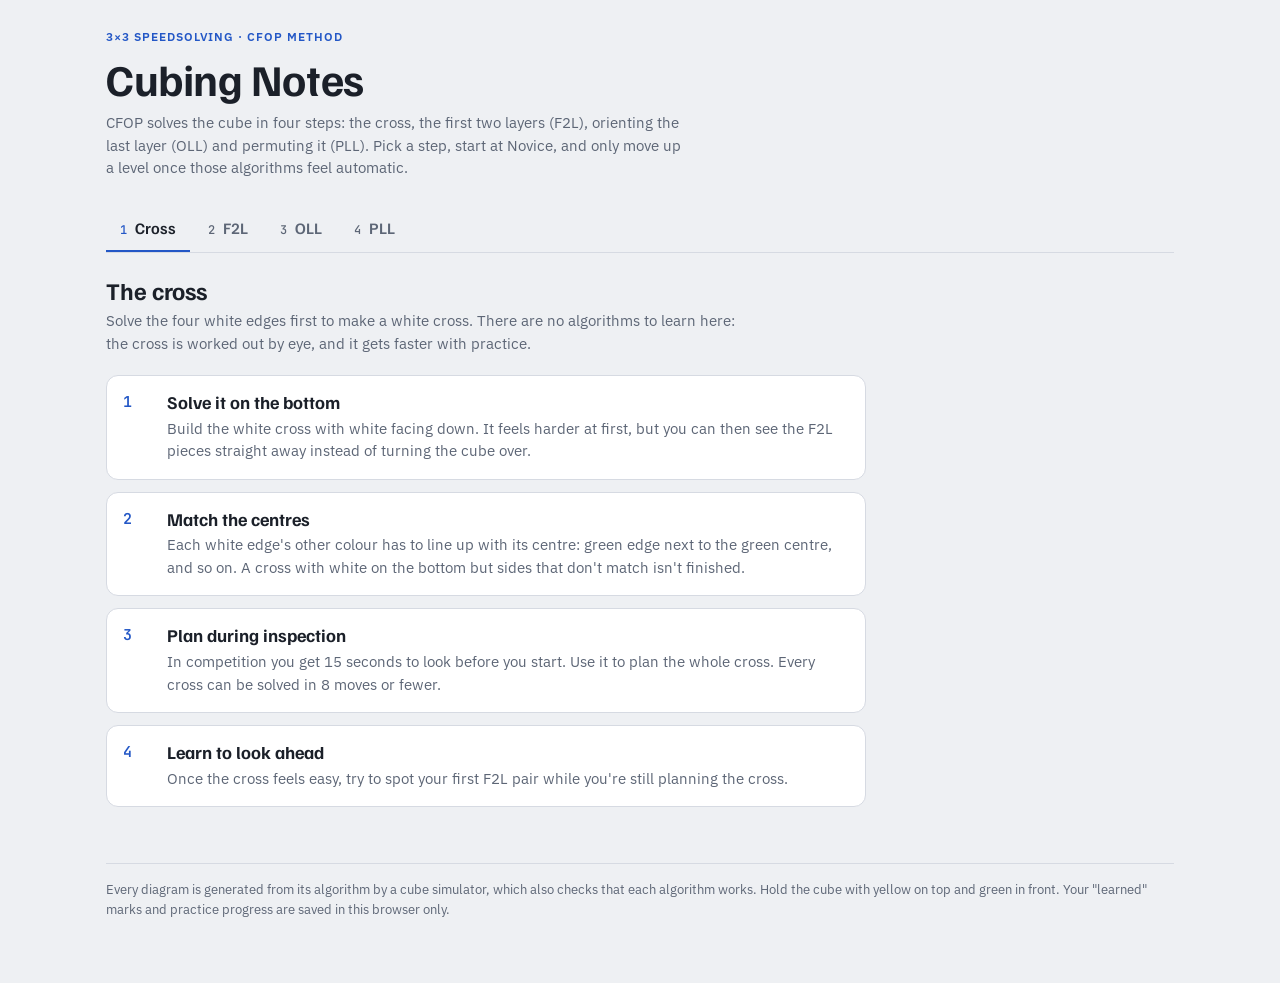
<file: index.html>
<!doctype html>
<html lang="en">
<head>
<meta charset="utf-8">
<meta name="viewport" content="width=device-width, initial-scale=1, viewport-fit=cover">
<title>Cubing Notes</title>
<meta name="description" content="CFOP algorithms for the 3x3 Rubik's cube, split into beginner, intermediate and advanced sets, with a diagram for every case.">
<link rel="stylesheet" href="https://fonts.googleapis.com/css2?family=Familjen+Grotesk:wght@600;700&family=IBM+Plex+Sans:wght@400;500;600&family=JetBrains+Mono:wght@500&display=swap">
<link rel="stylesheet" href="assets/site.css">
<style>
/* Stage tabs */
.tabs { display: flex; gap: 4px; border-bottom: 1px solid var(--line); margin-bottom: 24px; overflow-x: auto; scrollbar-width: none; }
.tabs::-webkit-scrollbar { display: none; }
.tab { display: flex; align-items: baseline; gap: 8px; padding: 10px 14px 12px; border: 0; border-bottom: 3px solid transparent; border-radius: 0; background: none; font: 600 16px var(--font-display); color: var(--muted); white-space: nowrap; margin-bottom: -1px; }
.tab .step { font: 500 12px var(--font-mono); color: var(--muted); }
.tab:hover { color: var(--fg); border-color: var(--line); }
.tab[aria-selected="true"] { color: var(--fg); border-bottom-color: var(--accent); }
.tab[aria-selected="true"] .step { color: var(--accent); }

.stage-intro { display: grid; gap: 6px; margin-bottom: 20px; }
.stage-intro p { margin: 0; max-width: 70ch; color: var(--muted); }

/* Level picker */
.levels { display: grid; grid-template-columns: repeat(4, minmax(0, 1fr)); gap: 8px; margin-bottom: 18px; }
.level { display: grid; gap: 2px; text-align: left; padding: 10px 14px; border-radius: 10px; background: var(--surface); border: 1px solid var(--line); }
.level .name { font: 600 15px var(--font-display); }
.level .count { font-size: 12.5px; color: var(--muted); font-variant-numeric: tabular-nums; }
.level[aria-pressed="true"] { border-color: var(--accent); box-shadow: inset 0 0 0 1px var(--accent); }
.level[aria-pressed="true"] .name { color: var(--accent); }
.level-note { margin: 0 0 28px; max-width: 72ch; color: var(--muted); font-size: 14px; }

.key { display: flex; flex-wrap: wrap; gap: 8px 18px; align-items: center; padding: 12px 14px; background: var(--surface); border: 1px solid var(--line); border-radius: 10px; font-size: 13px; color: var(--muted); margin-bottom: 28px; }
.key span { display: inline-flex; align-items: center; gap: 7px; }
.sw { width: 14px; height: 14px; border-radius: 3px; display: inline-block; flex: none; }
.key .notation { display: block; flex-basis: 100%; }
.key code { font-family: var(--font-mono); font-size: 12.5px; color: var(--fg); }

/* Cards */
.grid { display: grid; grid-template-columns: repeat(auto-fill, minmax(min(100%, 330px), 1fr)); gap: 14px; }
.card { background: var(--surface); border: 1px solid var(--line); border-radius: 12px; padding: 16px; display: grid; grid-template-columns: 112px minmax(0, 1fr); gap: 16px; align-items: start; transition: border-color .15s; }
.card.learned { border-color: var(--done); }
.diagram { display: grid; gap: 4px; justify-items: center; }
.diagram svg { width: 112px; height: 112px; display: block; }
.front { font-size: 10px; letter-spacing: 0.12em; text-transform: uppercase; color: var(--muted); }
.info { display: grid; gap: 8px; min-width: 0; }
.title-row { display: flex; align-items: baseline; justify-content: space-between; gap: 8px; flex-wrap: wrap; }
.num { font-family: var(--font-mono); font-size: 11.5px; color: var(--muted); background: var(--chip); padding: 2px 7px; border-radius: 99px; white-space: nowrap; }
.rec { margin: 0; font-size: 13.5px; color: var(--muted); }
.alg { font-family: var(--font-mono); font-size: 14px; background: var(--chip); padding: 8px 10px; border-radius: 6px; word-spacing: 0.15em; overflow-wrap: anywhere; }
.alg .auf { color: var(--muted); }
.alg[role="button"] { position: relative; padding-right: 30px; cursor: pointer; border: 1px solid transparent; }
.alg[role="button"]::after { content: "▶"; position: absolute; right: 10px; top: 9px; font-size: 11px; color: var(--muted); }
.alg[role="button"]:hover { border-color: var(--line); }
.alg[role="button"]:hover::after { color: var(--accent); }
.alg:focus-visible { outline: 2px solid var(--accent); outline-offset: 2px; }
.meta { display: flex; align-items: center; justify-content: space-between; gap: 8px; flex-wrap: wrap; font-size: 12.5px; color: var(--muted); font-variant-numeric: tabular-nums; }
.actions { display: flex; gap: 6px; }
button[aria-pressed="true"].mark { border-color: var(--done); color: var(--done); }

/* Cross tips */
.tips { display: grid; gap: 12px; max-width: 760px; padding: 0; margin: 0; list-style: none; counter-reset: tip; }
.tips li { display: grid; grid-template-columns: 32px minmax(0, 1fr); gap: 12px; padding: 16px; background: var(--surface); border: 1px solid var(--line); border-radius: 12px; counter-increment: tip; }
.tips li::before { content: counter(tip); font: 600 15px var(--font-mono); color: var(--accent); }
.tips h3 { margin-bottom: 4px; }
.tips p { margin: 0; color: var(--muted); }

/* Practice (assets/practice.js) */
.btn { display: inline-flex; align-items: center; gap: 8px; font: 600 14px var(--font-body); padding: 8px 14px; border-radius: 8px; border: 1px solid var(--line); background: var(--surface); color: var(--fg); text-decoration: none; cursor: pointer; }
.btn:hover { border-color: var(--muted); }
.btn.primary, .practice-grade.primary { background: var(--accent); border-color: var(--accent); color: var(--surface); }
kbd { font: 500 11px var(--font-mono); padding: 1px 5px; border-radius: 4px; border: 1px solid currentColor; opacity: 0.65; }
.practice-bar { display: flex; align-items: center; justify-content: space-between; gap: 12px; flex-wrap: wrap; padding: 12px 14px; margin: -12px 0 18px; background: var(--surface); border: 1px solid var(--line); border-radius: 10px; }
.practice-bar-text { display: grid; gap: 2px; }
.practice-bar-text span { font-size: 13px; color: var(--muted); }
.practice-bar-links { display: flex; gap: 8px; }
.practice { display: grid; gap: 16px; max-width: 760px; }
.practice-head { display: flex; align-items: baseline; justify-content: space-between; gap: 8px 16px; flex-wrap: wrap; }
.practice-back { font-size: 14px; }
.practice-modes { display: flex; gap: 4px; flex-basis: 100%; }
.practice-mode { padding: 6px 12px; border-radius: 99px; font-size: 13.5px; color: var(--muted); text-decoration: none; border: 1px solid var(--line); }
.practice-mode[aria-selected="true"] { color: var(--accent); border-color: var(--accent); }
.practice-help { margin: 0; color: var(--muted); max-width: 70ch; font-size: 14px; }
.practice-status { display: flex; gap: 8px; flex-wrap: wrap; font-size: 13px; color: var(--muted); font-variant-numeric: tabular-nums; }
.practice-count { padding: 3px 10px; border-radius: 99px; background: var(--chip); }
.practice-count b { color: var(--fg); }
.practice-count.new b { color: var(--accent); }
.practice-count.review b { color: var(--done); }
.practice-card { display: grid; grid-template-columns: 200px minmax(0, 1fr); gap: 24px; align-items: start; padding: 22px; background: var(--surface); border: 1px solid var(--line); border-radius: 14px; }
.practice-diagram { display: grid; gap: 6px; justify-items: center; }
.practice-diagram svg { width: 200px; height: 200px; display: block; }
.practice-side { display: grid; gap: 14px; min-width: 0; }
.practice-prompt { margin: 0; font: 600 18px var(--font-display); }
.practice-timer { font: 500 28px var(--font-mono); font-variant-numeric: tabular-nums; }
.practice-reveal { justify-self: start; }
.practice-setup summary { cursor: pointer; font-size: 13.5px; color: var(--muted); }
.practice-setup p { margin: 8px 0 6px; font-size: 13px; color: var(--muted); }
.practice-answer { display: grid; gap: 8px; }
.practice-watch { justify-self: start; }
.practice-grades { display: grid; grid-template-columns: repeat(auto-fit, minmax(90px, 1fr)); gap: 8px; }
.practice-grade { display: grid; justify-items: center; gap: 2px; padding: 8px 6px; border-radius: 8px; font-size: 14px; }
.grade-label { font-weight: 600; }
.grade-when { font-size: 12px; opacity: 0.8; font-variant-numeric: tabular-nums; }
.practice-done { grid-column: 1 / -1; display: grid; gap: 10px; }
.practice-done p { margin: 0; color: var(--muted); }
.practice-slow { margin: 0; padding-left: 20px; color: var(--muted); }
.practice-actions { display: flex; gap: 8px; flex-wrap: wrap; margin-top: 6px; }
.practice-settings { display: flex; gap: 10px 20px; flex-wrap: wrap; align-items: center; font-size: 13px; color: var(--muted); }
.practice-settings select { font: inherit; color: var(--fg); background: var(--surface); border: 1px solid var(--line); border-radius: 6px; padding: 2px 6px; }
.practice-reset { margin-left: auto; }

/* Move player (assets/player.js) */
.player { position: fixed; z-index: 10; right: max(16px, env(safe-area-inset-right, 0px)); bottom: max(16px, env(safe-area-inset-bottom, 0px)); width: min(500px, calc(100vw - 32px)); display: grid; grid-template-columns: 130px minmax(0, 1fr); gap: 14px; padding: 14px; background: var(--surface); border: 1px solid var(--line); border-radius: 14px; box-shadow: 0 12px 40px rgb(0 0 0 / 0.22); }
.player[hidden] { display: none; }
.player-view { width: 130px; height: 130px; display: grid; place-items: center; perspective: 520px; touch-action: none; cursor: grab; user-select: none; }
.player-view:active { cursor: grabbing; }
.player-scene { position: relative; width: 0; height: 0; transform-style: preserve-3d; }
.cubie { position: absolute; left: -13px; top: -13px; width: 26px; height: 26px; transform-style: preserve-3d; }
.cf { position: absolute; inset: 0; background: var(--c-body); backface-visibility: hidden; }
.st { position: absolute; inset: 2px; border-radius: 4px; }
.player-body { display: grid; gap: 8px; align-content: start; min-width: 0; }
.player-head { display: flex; align-items: baseline; justify-content: space-between; gap: 8px; }
.player-close { border: 0; font-size: 20px; line-height: 1; padding: 0 4px; color: var(--muted); }
.player-close:hover { color: var(--fg); }
.player-moves { display: flex; flex-wrap: wrap; gap: 3px; font-family: var(--font-mono); font-size: 13px; }
.player-move { padding: 1px 5px; border-radius: 4px; border: 1px solid transparent; cursor: pointer; }
.player-move.done { color: var(--muted); }
.player-move.next { border-color: var(--line); }
.player-move.now { background: var(--accent); color: var(--surface); }
.player-label { align-self: center; padding: 0 3px; font: 11px var(--font-body); color: var(--muted); }
.player-status { margin: 0; font-size: 12.5px; color: var(--muted); font-variant-numeric: tabular-nums; }
.player-controls { display: flex; gap: 6px; flex-wrap: wrap; }
.player-controls button { min-width: 34px; }
.player-controls button:disabled { opacity: 0.4; cursor: default; }
body.player-open .wrap { padding-bottom: 260px; }

@media (max-width: 760px) {
  .levels { grid-template-columns: repeat(2, minmax(0, 1fr)); }
}
@media (max-width: 600px) {
  .practice-card { grid-template-columns: 1fr; justify-items: stretch; padding: 16px; }
  .practice-diagram svg { width: 170px; height: 170px; }
}
@media (max-width: 520px) {
  .levels { grid-template-columns: 1fr; }
  .level { grid-template-columns: 1fr auto; align-items: baseline; }
}
@media (max-width: 420px) {
  .player { grid-template-columns: 110px minmax(0, 1fr); gap: 10px; padding: 12px; }
  .player-view { width: 110px; height: 110px; }
  .player-scene { scale: 0.85; }
  .card { grid-template-columns: 92px minmax(0, 1fr); gap: 12px; padding: 14px; }
  .diagram svg { width: 92px; height: 92px; }
}
@media (prefers-reduced-motion: reduce) { .card { transition: none; } }
</style>
</head>
<body>
<div class="wrap">
  <header class="page">
    <div class="eyebrow">3×3 speedsolving · CFOP method</div>
    <h1>Cubing Notes</h1>
    <p class="lede">CFOP solves the cube in four steps: the cross, the first two layers (F2L), orienting the last layer (OLL) and permuting it (PLL). Pick a step, start at Novice, and only move up a level once those algorithms feel automatic.</p>
  </header>

  <div class="tabs" role="tablist" id="tabs"></div>
  <main id="stage"></main>

  <footer>Every diagram is generated from its algorithm by a cube simulator, which also checks that each algorithm works. Hold the cube with yellow on top and green in front. Your "learned" marks and practice progress are saved in this browser only.</footer>
</div>

<script src="assets/cases.js"></script>
<script src="assets/diagram.js"></script>
<script src="assets/cube.js"></script>
<script src="assets/player.js"></script>
<script src="assets/srs.js"></script>
<script src="assets/practice.js"></script>
<script>
const STAGES = [
  { id: "cross", step: "1", name: "Cross" },
  { id: "f2l", step: "2", name: "F2L" },
  { id: "oll", step: "3", name: "OLL" },
  { id: "pll", step: "4", name: "PLL" },
];
const LEVELS = [
  { id: "novice", name: "Novice" },
  { id: "beginner", name: "Beginner" },
  { id: "intermediate", name: "Intermediate" },
  { id: "advanced", name: "Advanced" },
];

const INTRO = {
  f2l: {
    title: "First two layers",
    text: "Pair up a white corner with its matching edge, then insert the pair into its slot. Do this four times and the bottom two layers are solved. Cases are shown for the front-right slot unless the card says otherwise; for any other slot, turn the whole cube so that slot is at the front-right.",
    levels: {
      novice: "The simplest way, with almost nothing to memorise: solve the bottom layer, then the middle layer. First put each white corner in by repeating R U R' U' until it drops in solved. Then insert each middle-layer edge with one of two moves, which are mirror images of each other.",
      beginner: "Start with these 8. The four basic inserts finish almost every F2L case, and the other four show how to set pieces up for them. Many other cases can be solved by moving pieces into one of these positions first.",
      intermediate: "The remaining cases where both pieces are in the top layer. Learning these means you no longer need to set up a basic case first.",
      advanced: "Cases where the corner or edge is already in the slot. A common shortcut is to take the piece out with R U R' and then solve it as a normal case. These algorithms are faster.",
    },
  },
  oll: {
    title: "Orient the last layer",
    text: "Make the whole top face yellow. The sides don't need to match yet; that's the job of PLL.",
    levels: {
      novice: "Only three algorithms. Make the yellow cross with F R U R' U' F', repeating it from the angles shown. Then turn the corners with the sune, or its mirror image the left sune, when you see a fish. No fish yet? Do a sune from the angle shown and you'll get one.",
      beginner: "2-look OLL: first make a yellow cross (3 algorithms), then turn the corners (7 algorithms). These 10 solve every OLL case in two steps.",
      intermediate: "One-look cases that use moves you already know. Each one does both looks of OLL in one go.",
      advanced: "The rest of full OLL, grouped by the shape the yellow stickers make. Once you know all of these, every OLL case takes one algorithm.",
    },
  },
  pll: {
    title: "Permute the last layer",
    text: "With the top face yellow, move the top layer pieces into their correct places. Arrows show where each piece goes. A few algorithms leave the top layer one turn out of place, so the extra turn is shown after the algorithm.",
    levels: {
      novice: "Corners first, with R U' L' U R' U' L. It always leaves a fish, and solving that fish with the left sune solves the corners. If every side already has headlights, skip to the edges. Then a sune followed by a left sune moves three edges around. Corner diagrams only show the corners; ignore the grey edges.",
      beginner: "2-look PLL: solve the corners, then the edges. For corners, look for headlights (two matching corner stickers on the same side). If you see one pair, hold it on the left and do the T perm. If you see none, do the Y perm. If every side has headlights, skip to the edges.",
      intermediate: "Common one-look PLLs. Each one solves a case that would otherwise take both beginner looks.",
      advanced: "The remaining PLLs. With these, every PLL case takes one algorithm.",
    },
  },
};

const KEYS = {
  f2l: [["c-white", "Corner and edge you're pairing (in colour)"], ["c-solved", "Already solved"], ["c-top", "Pieces to ignore for now"]],
  oll: [["c-yellow", "Yellow facing up"], ["c-yellow strip", "Yellow on the side"], ["blank", "Not yellow"], ["unknown dashed", "Ignore for this step"]],
  pll: [["arrow", "Arrows: where each piece goes"], ["c-green", "Side colours as you'll see them"]],
};
const NOTATION = "Notation: <code>R</code> clockwise · <code>R'</code> counter-clockwise · <code>R2</code> half turn · <code>r f</code> two layers · <code>M</code> middle slice, turns like <code>L</code> · <code>x</code> turn the whole cube like <code>R</code>";

const CROSS_TIPS = [
  ["Solve it on the bottom", "Build the white cross with white facing down. It feels harder at first, but you can then see the F2L pieces straight away instead of turning the cube over."],
  ["Match the centres", "Each white edge's other colour has to line up with its centre: green edge next to the green centre, and so on. A cross with white on the bottom but sides that don't match isn't finished."],
  ["Plan during inspection", "In competition you get 15 seconds to look before you start. Use it to plan the whole cross. Every cross can be solved in 8 moves or fewer."],
  ["Learn to look ahead", "Once the cross feels easy, try to spot your first F2L pair while you're still planning the cross."],
];

// ---------------------------------------------------------------- learned state
const STORE = "cfop-learned";
let learned = {};
try { learned = JSON.parse(localStorage.getItem(STORE) || "{}") || {}; } catch (e) { learned = {}; }
try {
  // Carry over marks from the earlier OLL-only page.
  const old = JSON.parse(localStorage.getItem("oll-learned") || "null");
  if (old) {
    const map = { "Line": "oll-line", "L shape": "oll-l-shape", "Dot": "oll-dot", "Sune": "oll-27", "Antisune": "oll-26",
      "H": "oll-21", "Pi": "oll-22", "Headlights": "oll-23", "T (Chameleon)": "oll-24", "Bowtie": "oll-25",
      "T shape": "oll-45", "P shape": "oll-44", "L shape (alternative)": "oll-44", "T shape (twisted)": "oll-33",
      "Bar with headlights": "oll-51", "H edges": "oll-57", "Arrow": "oll-28" };
    for (const k in old) if (old[k] && map[k]) learned[map[k]] = true;
    localStorage.setItem(STORE, JSON.stringify(learned));
    localStorage.removeItem("oll-learned");
  }
} catch (e) {}
function save() { try { localStorage.setItem(STORE, JSON.stringify(learned)); } catch (e) {} }

// ---------------------------------------------------------------- rendering
function el(tag, cls, text) { const e = document.createElement(tag); if (cls) e.className = cls; if (text != null) e.textContent = text; return e; }

function parseHash() {
  const h = location.hash.replace("#", "");
  const [stage, level, mode] = h.split("-");
  return {
    stage: STAGES.some(s => s.id === stage) ? stage : "cross",
    level: LEVELS.some(l => l.id === level) ? level : null,
    mode: mode === "practice" || mode === "drill" ? mode : null,
  };
}

let lastLevel = {};
try { lastLevel = JSON.parse(localStorage.getItem("cfop-level") || "{}") || {}; } catch (e) { lastLevel = {}; }

function renderTabs(active) {
  const tabs = document.getElementById("tabs");
  tabs.textContent = "";
  for (const s of STAGES) {
    const b = el("button", "tab");
    b.type = "button"; b.id = "tab-" + s.id;
    b.setAttribute("role", "tab");
    b.setAttribute("aria-selected", s.id === active);
    b.append(el("span", "step", s.step), el("span", null, s.name));
    b.addEventListener("click", () => { location.hash = s.id === "cross" ? "cross" : s.id + "-" + (lastLevel[s.id] || "novice"); });
    tabs.appendChild(b);
  }
}

function renderCross(main) {
  const intro = el("div", "stage-intro");
  intro.append(el("h2", null, "The cross"), el("p", null, "Solve the four white edges first to make a white cross. There are no algorithms to learn here: the cross is worked out by eye, and it gets faster with practice."));
  const list = el("ol", "tips");
  for (const [h, p] of CROSS_TIPS) {
    const li = el("li");
    const body = el("div");
    body.append(el("h3", null, h), el("p", null, p));
    li.appendChild(body);
    list.appendChild(li);
  }
  main.append(intro, list);
}

function keyBar(stage) {
  const key = el("div", "key");
  key.setAttribute("aria-label", "Diagram key");
  for (const [cls, text] of KEYS[stage]) {
    const s = el("span");
    const sw = el("i", "sw");
    const [tok, mod] = cls.split(" ");
    sw.style.background = tok === "arrow" ? "var(--arrow)" : `var(--${tok})`;
    if (mod === "strip") sw.style.height = "5px";
    if (mod === "dashed") sw.style.border = "1px dashed var(--muted)";
    if (tok === "arrow") { sw.style.background = "linear-gradient(var(--c-yellow) 38%, var(--arrow) 38% 62%, var(--c-yellow) 62%)"; sw.style.width = "20px"; }
    if (tok === "c-white") { sw.style.background = "linear-gradient(90deg, var(--c-white) 33%, var(--c-green) 33% 66%, var(--c-orange) 66%)"; sw.style.width = "24px"; sw.style.boxShadow = "inset 0 0 0 1px var(--line)"; }
    s.append(sw, document.createTextNode(text));
    key.appendChild(s);
  }
  const n = el("p", "notation"); n.style.margin = "0"; n.innerHTML = NOTATION; key.appendChild(n);
  return key;
}

// Everything the player shows for a card: the algorithm (repeated), then any follow-up moves and final turn.
function playParts(c) {
  const parts = [];
  for (let i = 0; i < (c.repeat || 1); i++) parts.push({ alg: c.alg, label: i ? "again" : null });
  if (c.then) parts.push({ alg: c.then, label: "then" });
  if (c.auf) parts.push({ alg: c.auf, label: "then" });
  return parts;
}

function diagramFor(stage, c) {
  return stage === "f2l" ? CubeDiagram.f2l(c.faces, c.title, c.slot === "front-left") : stage === "pll" ? CubeDiagram.pll(c, c.title) : CubeDiagram.oll(c.grid, c.title);
}

// Play a card on the 3D cube. `pre` is a top-layer turn to do first, for a case shown from another angle.
function watchCase(stage, c, pre) {
  const parts = playParts(c);
  if (pre) parts.unshift({ alg: pre, label: null });
  CubePlayer.open(c.title, parts, stage === "f2l" ? { pitch: -25, yaw: c.slot === "front-left" ? 38 : -38 } : { pitch: -45, yaw: -30 });
}

function card(stage, c) {
  const article = el("article", "card");
  const d = el("div", "diagram");
  d.appendChild(diagramFor(stage, c));
  if (stage !== "f2l") d.appendChild(el("span", "front", "Front"));
  const info = el("div", "info");
  const tr = el("div", "title-row");
  tr.appendChild(el("h3", null, c.title));
  if (c.oll && !c.title.startsWith("OLL")) tr.appendChild(el("span", "num", "OLL " + c.oll));
  info.appendChild(tr);
  info.appendChild(el("p", "rec", c.rec));
  const alg = el("div", "alg", c.alg);
  if (c.repeat) alg.appendChild(el("span", "auf", "  ×" + c.repeat));
  if (c.auf) alg.appendChild(el("span", "auf", "  then " + c.auf));
  alg.tabIndex = 0;
  alg.setAttribute("role", "button");
  alg.title = "Watch it on a 3D cube";
  const watch = () => watchCase(stage, c);
  alg.addEventListener("click", watch);
  alg.addEventListener("keydown", e => { if (e.key === "Enter" || e.key === " ") { e.preventDefault(); watch(); } });
  info.appendChild(alg);
  const meta = el("div", "meta");
  meta.appendChild(el("span", null, c.moves + " moves"));
  const actions = el("div", "actions");
  const copy = el("button", null, "Copy");
  copy.type = "button"; copy.id = "copy-" + c.id;
  copy.addEventListener("click", () => {
    const text = c.auf ? c.alg + " " + c.auf : c.alg;
    const flash = t => { copy.textContent = t; setTimeout(() => copy.textContent = "Copy", 1400); };
    const fallback = () => { const s = getSelection(); const r = document.createRange(); r.selectNodeContents(alg); s.removeAllRanges(); s.addRange(r); flash("Selected"); };
    try { navigator.clipboard.writeText(text).then(() => flash("Copied"), fallback); } catch (e) { fallback(); }
  });
  const mark = el("button", "mark", "");
  mark.type = "button"; mark.id = "learned-" + c.id;
  const sync = () => {
    const on = !!learned[c.id];
    mark.setAttribute("aria-pressed", on);
    mark.textContent = on ? "Learned ✓" : "Mark learned";
    article.classList.toggle("learned", on);
  };
  mark.addEventListener("click", () => { learned[c.id] = !learned[c.id]; save(); sync(); updateCounts(stage); });
  sync();
  actions.append(copy, mark);
  meta.appendChild(actions);
  info.appendChild(meta);
  article.append(d, info);
  return article;
}

// Novice cards reuse the same few algorithms, so count cases and algorithms separately there.
function countText(cases) {
  const plural = (n, w) => `${n} ${w}${n === 1 ? "" : "s"}`;
  const algs = new Set(cases.map(c => c.alg)).size;
  return algs < cases.length ? `${plural(cases.length, "case")} · ${plural(algs, "algorithm")}` : plural(cases.length, "algorithm");
}

function updateCounts(stage) {
  for (const lv of LEVELS) {
    const node = document.getElementById("count-" + lv.id);
    if (!node) continue;
    const cases = CASES[stage].filter(c => c.level === lv.id);
    const n = cases.filter(c => learned[c.id]).length;
    node.textContent = countText(cases) + (n ? ` · ${n} learned` : "");
  }
}

function renderStage(main, stage, level, mode) {
  const info = INTRO[stage];
  if (!mode) {
    const intro = el("div", "stage-intro");
    intro.append(el("h2", null, info.title), el("p", null, info.text));
    main.appendChild(intro);
  }

  const levels = el("div", "levels");
  for (const lv of LEVELS) {
    const b = el("button", "level");
    b.type = "button"; b.id = "level-" + lv.id;
    b.setAttribute("aria-pressed", lv.id === level);
    const count = el("span", "count"); count.id = "count-" + lv.id;
    b.append(el("span", "name", lv.name), count);
    b.addEventListener("click", () => { location.hash = stage + "-" + lv.id + (mode ? "-" + mode : ""); });
    levels.appendChild(b);
  }
  main.appendChild(levels);
  const cases = CASES[stage].filter(c => c.level === level);
  if (mode) {
    Practice.render(main, {
      stage, level, mode, cases,
      title: `Practice: ${STAGES.find(s => s.id === stage).name} · ${LEVELS.find(l => l.id === level).name}`,
      diagram: c => diagramFor(stage, c),
      watch: (c, pre) => watchCase(stage, c, pre),
      backHref: `#${stage}-${level}`,
    });
    updateCounts(stage);
    return;
  }
  main.appendChild(el("p", "level-note", info.levels[level]));
  main.appendChild(Practice.bar(stage, level, cases));
  main.appendChild(keyBar(stage));

  const sections = [];
  for (const c of cases) {
    let s = sections.find(x => x.name === c.section);
    if (!s) { s = { name: c.section, cases: [] }; sections.push(s); }
    s.cases.push(c);
  }
  for (const s of sections) {
    const sec = el("section");
    const head = el("div", "sec-head");
    head.append(el("h3", null, s.name), el("p", null, countText(s.cases)));
    const grid = el("div", "grid");
    for (const c of s.cases) grid.appendChild(card(stage, c));
    sec.append(head, grid);
    main.appendChild(sec);
  }
  updateCounts(stage);
}

function render() {
  Practice.stop();
  const { stage, level: hashLevel, mode } = parseHash();
  const level = hashLevel || lastLevel[stage] || "novice";
  if (stage !== "cross") {
    lastLevel[stage] = level;
    try { localStorage.setItem("cfop-level", JSON.stringify(lastLevel)); } catch (e) {}
  }
  renderTabs(stage);
  const main = document.getElementById("stage");
  main.textContent = "";
  if (stage === "cross") renderCross(main); else renderStage(main, stage, level, mode);
}

window.addEventListener("hashchange", render);
render();
</script>
</body>
</html>
</file>
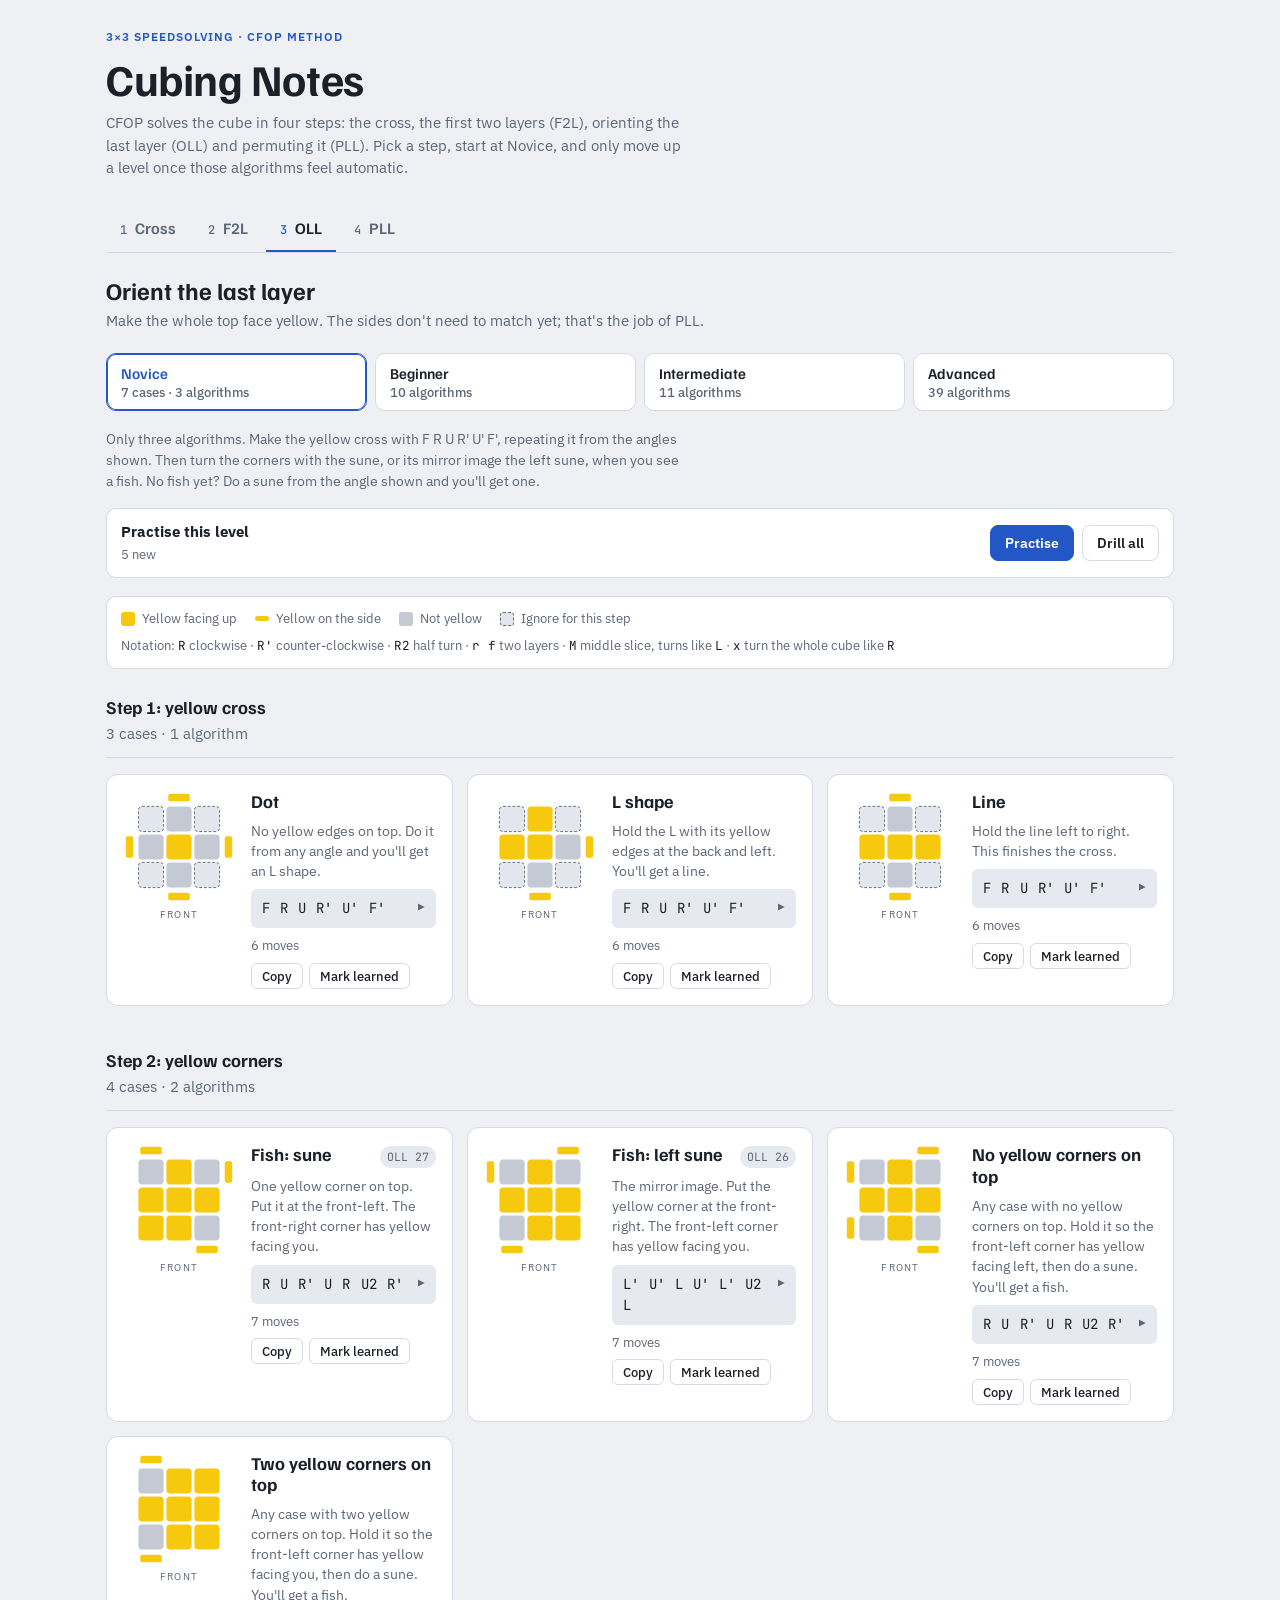
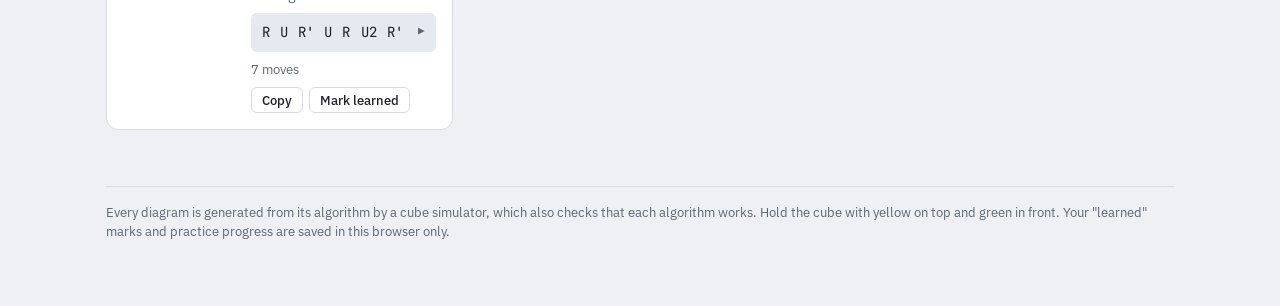
<file: oll/index.html>
<!doctype html>
<html lang="en">
<head>
<meta charset="utf-8">
<title>Cubing Notes</title>
<meta http-equiv="refresh" content="0; url=../#oll">
<link rel="canonical" href="../#oll">
</head>
<body>
<p>The OLL sheet has moved to <a href="../#oll">Cubing Notes</a>.</p>
</body>
</html>
</file>
<file: assets/site.css>
/* Shared styles for every page. Colours are tokens so light and dark themes follow the visitor's system setting. */
:root {
  --bg: #eef0f3;
  --surface: #ffffff;
  --fg: #1b2029;
  --muted: #5d6676;
  --line: #d6dae2;
  --c-yellow: #f6c90e;
  --c-white: #ffffff;
  --c-green: #1fa04a;
  --c-orange: #f27b18;
  --c-red: #d3263a;
  --c-blue: #2463d6;
  --c-body: #22262e;
  --c-top: #8f96a3;
  --c-solved: #4a505c;
  --arrow: #1b2029;
  --blank: #c4c9d3;
  --unknown: #e3e6ec;
  --chip: #e6e9ef;
  --accent: #2357c6;
  --done: #1f8a4c;
  --font-display: "Familjen Grotesk", "Helvetica Neue", Arial, sans-serif;
  --font-body: "IBM Plex Sans", "Helvetica Neue", Arial, sans-serif;
  --font-mono: "JetBrains Mono", ui-monospace, Menlo, Consolas, monospace;
  color-scheme: light;
}
@media (prefers-color-scheme: dark) {
  :root {
    --bg: #12151b; --surface: #1b1f27; --fg: #e8ebf1; --muted: #9aa3b2; --line: #2d333e;
    --c-body: #0b0d11; --c-top: #6c7380; --c-solved: #3a404b;
    --blank: #3c4350; --unknown: #262b35; --chip: #262b35; --accent: #7aa2ff; --done: #4cc37f;
    color-scheme: dark;
  }
}
* { box-sizing: border-box; }
body { margin: 0; background: var(--bg); color: var(--fg); font-family: var(--font-body); font-size: 15px; line-height: 1.5; }
a { color: var(--accent); }
.wrap { max-width: 1100px; margin: 0 auto; padding-block: 28px 64px; padding-left: max(16px, env(safe-area-inset-left, 0px)); padding-right: max(16px, env(safe-area-inset-right, 0px)); }
.site-nav { display: flex; gap: 18px; flex-wrap: wrap; font-size: 14px; margin-bottom: 28px; }
.site-nav a { color: var(--muted); text-decoration: none; }
.site-nav a:hover, .site-nav a[aria-current="page"] { color: var(--fg); }
.site-nav .home { font-family: var(--font-display); font-weight: 700; color: var(--fg); }
header.page { display: grid; gap: 10px; margin-bottom: 28px; }
h1 { font-family: var(--font-display); font-size: clamp(30px, 5vw, 44px); line-height: 1.05; margin: 0; letter-spacing: -0.01em; text-wrap: balance; }
h2 { font-family: var(--font-display); font-size: 24px; margin: 0; line-height: 1.15; text-wrap: balance; }
h3 { font-family: var(--font-display); font-size: 18px; margin: 0; line-height: 1.2; }
.lede { color: var(--muted); max-width: 64ch; margin: 0; }
.eyebrow { font-size: 12px; font-weight: 600; letter-spacing: 0.08em; text-transform: uppercase; color: var(--accent); }
section { margin-bottom: 44px; }
.sec-head { display: grid; gap: 4px; margin-bottom: 16px; padding-bottom: 12px; border-bottom: 1px solid var(--line); }
.sec-head p { margin: 0; color: var(--muted); max-width: 70ch; }
button { font: 500 12.5px var(--font-body); color: var(--fg); background: transparent; border: 1px solid var(--line); border-radius: 6px; padding: 4px 10px; cursor: pointer; }
button:hover { border-color: var(--muted); }
button:focus-visible, a:focus-visible { outline: 2px solid var(--accent); outline-offset: 2px; }
footer { margin-top: 56px; padding-top: 16px; border-top: 1px solid var(--line); font-size: 13px; color: var(--muted); }
</file>
